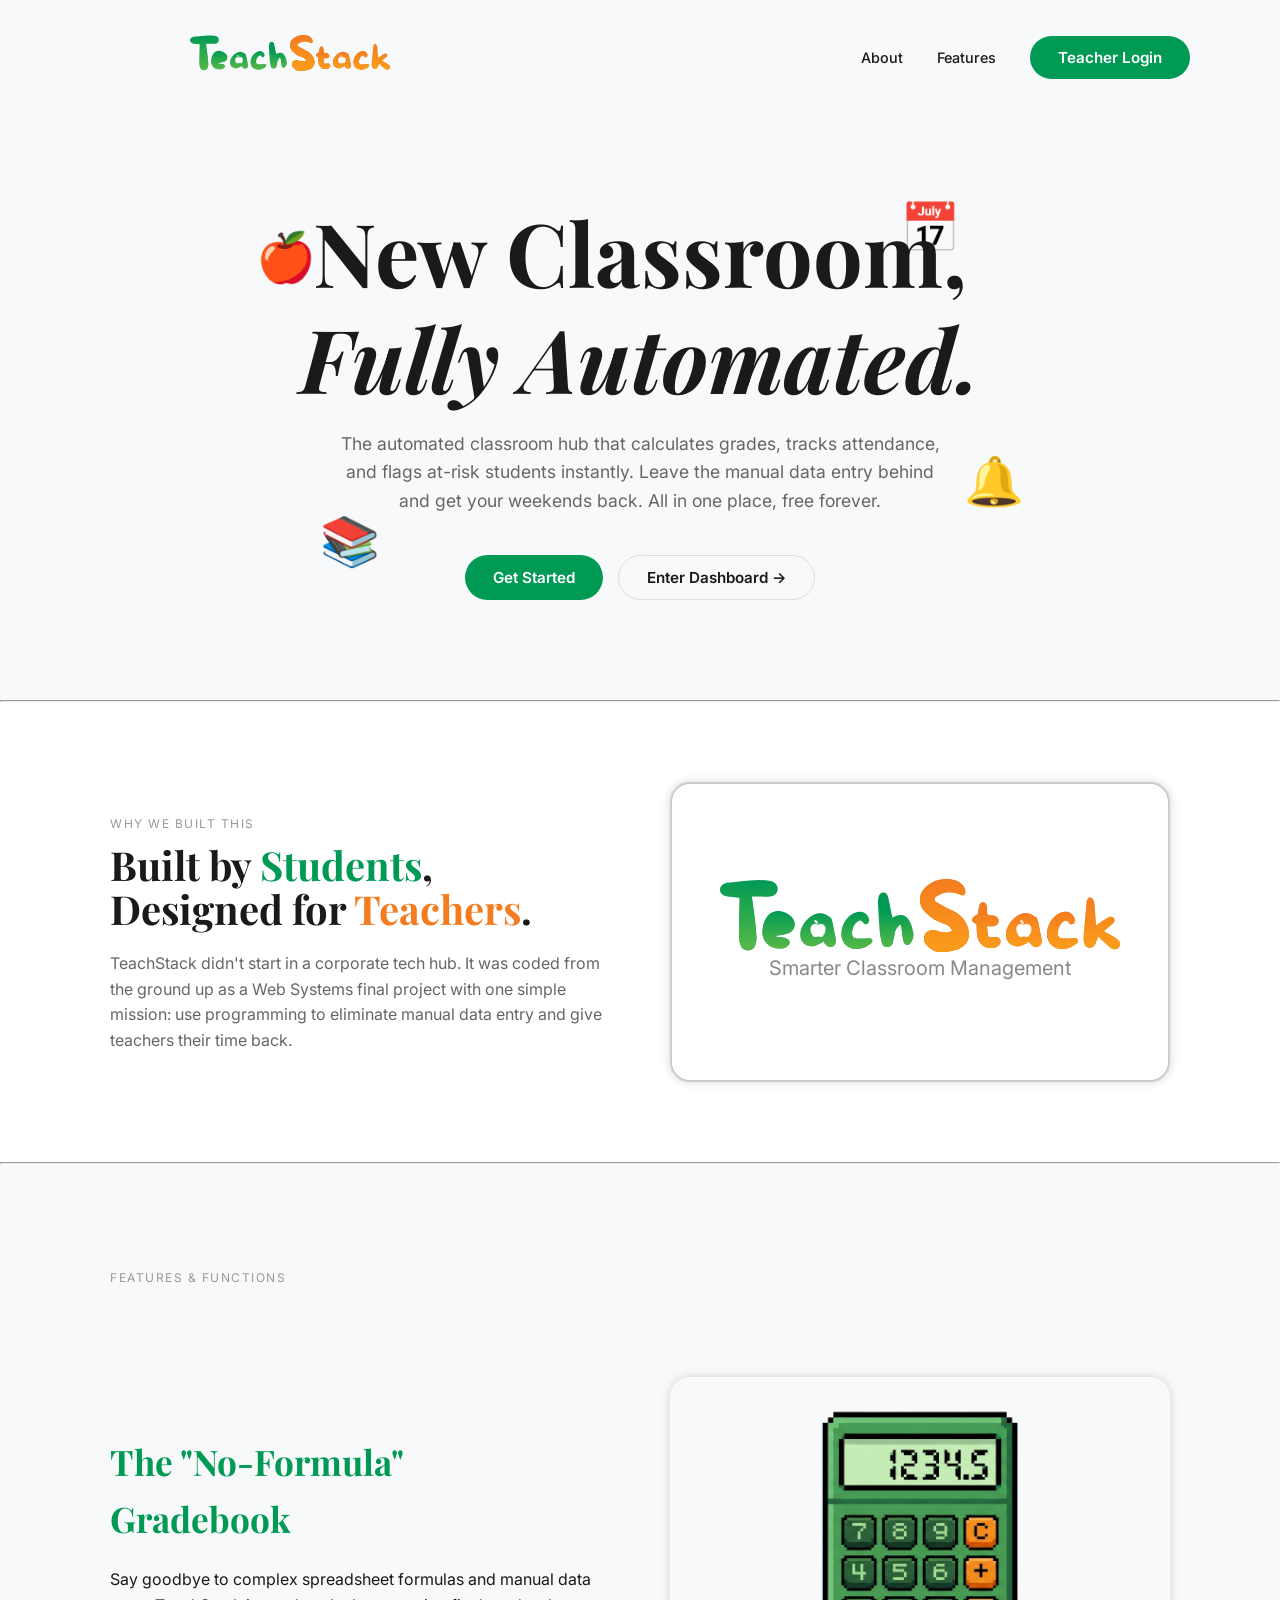
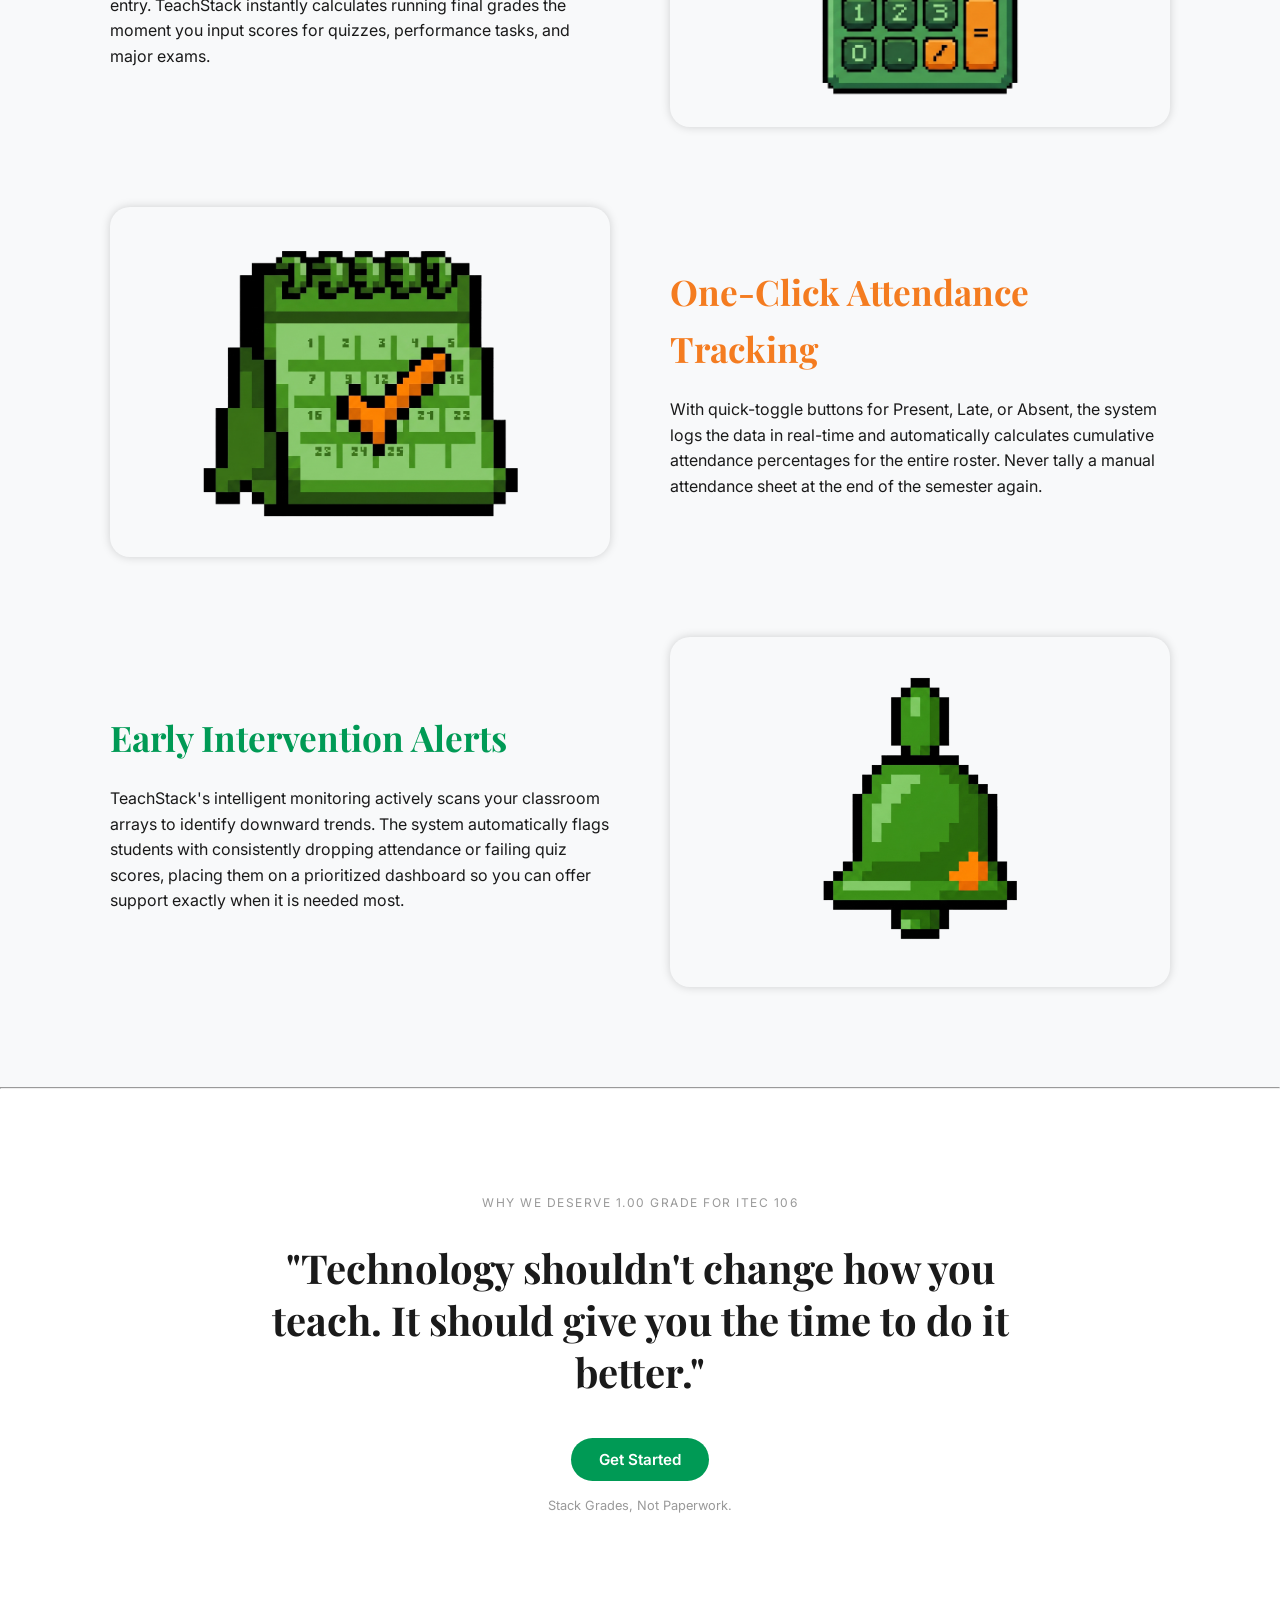
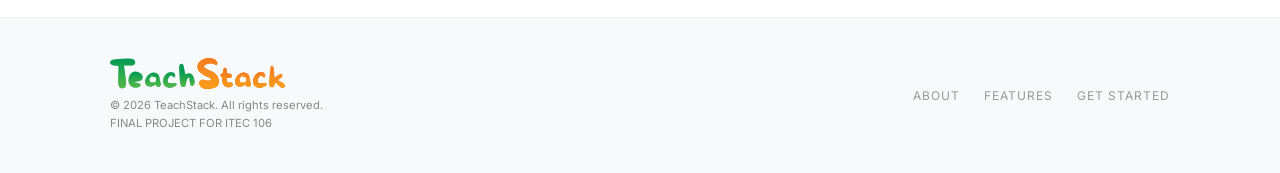
<file: LANDING_PAGE.html>
<!DOCTYPE html>
<html lang="en">
<head>
    <meta charset="UTF-8">
    <meta name="viewport" content="width=device-width, initial-scale=1.0">
    <title>TeachStack</title>
    <link rel="stylesheet" href="style.css">
    <!-- Google Fonts -->
    <link rel="icon" type="image/png" href="Pixel-Art-Apple-5.png">
    <link rel="preconnect" href="https://fonts.googleapis.com">
    <link rel="preconnect" href="https://fonts.gstatic.com" crossorigin>
    <link href="https://fonts.googleapis.com/css2?family=Inter:wght@400;500;600;700&family=Playfair+Display:ital,wght@0,600;0,700;1,600;1,700&display=swap" rel="stylesheet">
</head>
<body>

    <!-- Navigation -->
    <header>
        <div class="nav-container">
            <div class="logo">
                <a href="LANDING_PAGE.html"><img src="TeachStack.svg" alt=""></a>
            </div>
            <nav>
                <a href="#about">About</a>
                <a href="#features">Features</a>
                <button class="btn btn-primary nav-login-btn" onclick="openModal('login')">Teacher Login</button>
            </nav>
        </div>
    </header>

    <!-- Hero Section -->
    <section class="hero fade-in-section">
        <div class="hero-content">
            <div class="floating-icons">
                <div class="icon icon-1">🍎</div>
                <div class="icon icon-2">📅</div>
                <div class="icon icon-3">📚</div>
                <div class="icon icon-4">🔔</div>
            </div>
            <h1>New Classroom,<br><em>Fully Automated.</em></h1>
            <p>The automated classroom hub that calculates grades, tracks attendance, and flags at-risk students instantly. Leave the manual data entry behind and get your weekends back. All in one place, free forever.</p>
            <div class="hero-buttons">
                <button class="btn btn-primary" onclick="openModal('signup')">Get Started</button>
                <button class="btn btn-outline" onclick="openModal('login')">Enter Dashboard &rarr;</button>
            </div>
        </div>
    </section>

    <!-- Why We Built This Section -->
    <hr>
    <section id="about" class="about-section fade-in-section">
        <div class="container layout-grid">
            <div class="about-text">
                <span class="section-label">WHY WE BUILT THIS</span>
                <h2>Built by <span class="text-green">Students</span>,<br>Designed for <span class="text-orange">Teachers</span>.</h2>
                <p style="color: #666666;">TeachStack didn't start in a corporate tech hub. It was coded from the ground up as a Web Systems final project with one simple mission: use programming to eliminate manual data entry and give teachers their time back.</p>
            </div>
            <div class="about-image placeholder-box">
                <img src="TeachStack.svg" alt="" class="LogoAbout">
                <p style="font-size: 20px;">Smarter Classroom Management</p>
            </div>
        </div>
    </section>
    <hr>

    <!-- Features Section -->
    <section id="features" class="features-section">
        <div class="container">
            <span class="section-label text-center">FEATURES & FUNCTIONS</span>
            
            <!-- Feature 1 -->
            <div class="feature-row fade-in-section">
                <div class="feature-text">
                    <h3 class="text-green">The "No-Formula"<br>Gradebook</h3>
                    <p>Say goodbye to complex spreadsheet formulas and manual data entry. TeachStack instantly calculates running final grades the moment you input scores for quizzes, performance tasks, and major exams.</p>
                </div>
                <div class="feature-image placeholder-box pixel-art">
                    <img src="calc.png" alt="" class="calc_featimg">
                </div>
            </div>

            <!-- Feature 2 -->
            <div class="feature-row reverse fade-in-section">
                <div class="feature-text">
                    <h3 class="text-orange">One-Click Attendance<br>Tracking</h3>
                    <p>With quick-toggle buttons for Present, Late, or Absent, the system logs the data in real-time and automatically calculates cumulative attendance percentages for the entire roster. Never tally a manual attendance sheet at the end of the semester again.</p>
                </div>
                <div class="feature-image placeholder-box pixel-art">
                    <img src="calendar.png" alt="" class="calendar_featimg">
                </div>
            </div>

            <!-- Feature 3 -->
            <div class="feature-row fade-in-section">
                <div class="feature-text">
                    <h3 class="text-green">Early Intervention Alerts</h3>
                    <p>TeachStack's intelligent monitoring actively scans your classroom arrays to identify downward trends. The system automatically flags students with consistently dropping attendance or failing quiz scores, placing them on a prioritized dashboard so you can offer support exactly when it is needed most.</p>
                </div>
                <div class="feature-image placeholder-box pixel-art">
                    <img src="bell.png" alt="" class="bell_featimg">
                </div>
            </div>
        </div>
    </section>
    <hr>

    <!-- Quote Section -->
    <section class="quote-section fade-in-section">
        <span class="section-label">WHY WE DESERVE 1.00 GRADE FOR ITEC 106</span>
        <h2>"Technology shouldn't change how you teach. It should give you the time to do it better."</h2>
        <button class="btn btn-primary" onclick="openModal('signup')">Get Started</button>
        <p class="subtext">Stack Grades, Not Paperwork.</p>
    </section>

    <!-- Footer -->
    <footer>
        <div class="container footer-content">
            <div class="footer-logo">
                <img src="TeachStack.svg" alt="" class="footer_logo">
                <p style="font-size: 0.7rem; color: #888;">© 2026 TeachStack. All rights reserved.<br>FINAL PROJECT FOR ITEC 106</p>
            </div>
            <div class="footer-links">
                <a href="#about">ABOUT</a>
                <a href="#features">FEATURES</a>
                <a href="#" onclick="openModal('signup')">GET STARTED</a>
            </div>
        </div>
    </footer>

    <!-- Auth Modal (Login / Signup Sliding UI) -->
    <div id="authModal" class="modal-overlay">
        <div class="modal-container" id="modalContainer">
            
            <!-- Sign Up Form (Left side underneath, moves right) -->
            <div class="form-container sign-up-container">
                <form id="signupForm" action="#">
                    <div class="modal-logo">
                        <img src="TeachStack.svg" alt="">
                    </div>
                    <h2 class="text-green form-title">SIGN UP TO TEACHSTACK</h2>
                    <fieldset>
                        <legend class="text-orange">USERNAME</legend>
                        <input id="signupUsername" type="text" placeholder="Username" autocomplete="username" />
                    </fieldset>
                    <fieldset>
                        <legend class="text-orange">EMAIL</legend>
                        <input id="signupEmail" type="email" placeholder="@example.com" autocomplete="email" />
                    </fieldset>
                    <fieldset>
                        <legend class="text-orange">PASSWORD</legend>
                        <input id="signupPassword" type="password" placeholder="must be 8 above characters" autocomplete="new-password" />
                    </fieldset>
                    <button class="btn btn-primary form-btn" type="submit">SIGN UP</button>
                    <p class="auth-message" id="signupMessage"></p>
                </form>
            </div>

            <!-- Sign In Form (Left side by default) -->
            <div class="form-container sign-in-container">
                <form id="loginForm" action="#">
                    <div class="modal-logo">
                        <img src="TeachStack.svg" alt="">
                    </div>
                    <h2 class="text-green form-title">SIGN IN TO TEACHSTACK</h2>
                    <fieldset>
                        <legend class="text-orange">USERNAME</legend>
                        <input id="loginUsername" type="text" autocomplete="username" />
                    </fieldset>
                    <fieldset>
                        <legend class="text-orange">PASSWORD</legend>
                        <input id="loginPassword" type="password" autocomplete="current-password" />
                    </fieldset>
                    <a href="#" class="forgot-password text-orange">Forgot your password?</a>
                    <button class="btn btn-primary form-btn" type="submit">SIGN IN</button>
                    <p class="auth-message" id="loginMessage"></p>
                </form>
            </div>

            <!-- Overlay Container (Slides Left/Right) -->
            <div class="overlay-container">
                <div class="overlay">
                    <!-- Overlay Left (Orange side) -->
                    <div class="overlay-panel overlay-left">
                        <h2>JOIN TEACHSTACK<br>TODAY!</h2>
                        <p>Create an account to start building your digital classroom, managing modules, and tracking student progress.</p>
                        <p class="small-text">Already have an account?</p>
                        <button class="btn btn-white ghost" id="signInBtn" style="color: #F47C20;">LOG IN</button>
                    </div>
                    <!-- Overlay Right (Green side) -->
                    <div class="overlay-panel overlay-right">
                        <!-- Close button inside overlay -->
                        <span class="close-modal" onclick="closeModal()">&times;</span>
                        <h2>WELCOME!</h2>
                        <p>Please enter your credentials to access your dashboard and manage your classes.</p>
                        <p class="small-text">Doesn't have an account yet?</p>
                        <button class="btn btn-white ghost text-orange" id="signUpBtn" style="color: #009A55;">SIGN UP</button>
                    </div>
                </div>
            </div>
        </div>
    </div>

    <script src="script.js"></script>
</body>
</html>
</file>
<file: style.css>
:root {
    --green: #009A55;
    --orange: #F47C20;
    --bg-light: #F8F9FA;
    --text-dark: #1A1A1A;
    --text-light: #666666;
    --font-sans: 'Inter', sans-serif;
    --font-serif: 'Playfair Display', serif;
}

* {
    margin: 0;
    padding: 0;
    box-sizing: border-box;
}

body {
    font-family: var(--font-sans);
    color: var(--text-dark);
    background-color: var(--bg-light);
    line-height: 1.6;
    overflow-x: hidden;
}

html {
    scroll-behavior: smooth;
}

/* Typography & Utilities */
.text-green { color: var(--green); }
.text-orange { color: var(--orange); }
.text-center { text-align: center; display: block; margin: 0 auto; }

h1, h2, h3 {
    font-family: var(--font-serif);
    color: var(--text-dark);
}

.section-label {
    font-size: 0.75rem;
    text-transform: uppercase;
    letter-spacing: 1.5px;
    color: #999;
    margin-bottom: 10px;
    display: inline-block;
}

.container {
    max-width: 1100px;
    margin: 0 auto;
    padding: 0 20px;
}

/* Buttons */
.btn {
    padding: 12px 28px;
    border-radius: 50px;
    font-family: var(--font-sans);
    font-weight: 600;
    font-size: 0.95rem;
    cursor: pointer;
    transition: all 0.3s ease;
    border: none;
}

.btn-primary {
    background-color: var(--green);
    color: white;
}

.btn-primary:hover {
    background-color: #008247;
    transform: translateY(-2px);
    box-shadow: 0 4px 12px rgba(0, 154, 85, 0.3);
}

.btn-outline {
    background-color: transparent;
    color: var(--text-dark);
    border: 1px solid #ddd;
}

.btn-outline:hover {
    border-color: var(--text-dark);
}

.btn-white {
    background-color: white;
}

.btn-white:hover {
    transform: scale(1.05);
}

/* Navigation */
header {
    padding: 20px 20px 20px 20px;
    position: sticky;
    top: 0;
    background-color: rgba(248, 249, 250, 0.95);
    backdrop-filter: blur(10px);
    z-index: 100;
    border-radius: 100px;
    
}

.nav-container {
    max-width: 1200px;
    margin: 0 auto;
    padding: 0 50px;
    display: flex;
    justify-content: space-between;
    align-items: center;
    margin-top: 15px;
}

.logo {
    width: 200px;
    height: auto;
    position: relative;
    margin-left: 100px;
}

nav a {
    text-decoration: none;
    color: var(--text-dark);
    margin-right: 30px;
    font-size: 0.9rem;
    font-weight: 500;
    transition: color 0.2s;
}

nav a:hover {
    color: var(--green);
}

/* Hero Section */
.hero {
    text-align: center;
    padding: 100px 20px;
    position: relative;
}

.hero h1 {
    font-size: 5.5rem;
    line-height: 1.2;
    margin-bottom: 20px;
}

.hero p {
    max-width: 600px;
    margin: 0 auto 40px;
    color: var(--text-light);
    font-size: 1.1rem;
}

.hero-buttons {
    display: flex;
    justify-content: center;
    gap: 15px;
}

.floating-icons {
    position: absolute;
    width: 100%;
    height: 100%;
    top: 0; left: 0;
    pointer-events: none;
    z-index: -1;
}

.icon {
    position: absolute;
    font-size: 3rem;
    animation: float 6s ease-in-out infinite;
}

.icon-1 { top: 20%; left: 20%; animation-delay: 0s; }
.icon-2 { top: 15%; right: 25%; animation-delay: 1s; }
.icon-3 { bottom: 20%; left: 25%; animation-delay: 2s; }
.icon-4 { bottom: 30%; right: 20%; animation-delay: 3s; }

@keyframes float {
    0% { transform: translateY(0px) rotate(0deg); }
    50% { transform: translateY(-20px) rotate(10deg); }
    100% { transform: translateY(0px) rotate(0deg); }
}

/* About Section */
.about-section {
    padding: 80px 0;
    background-color: white;
}

.layout-grid {
    display: grid;
    grid-template-columns: 1fr 1fr;
    gap: 60px;
    align-items: center;
}

.about-text h2 {
    font-size: 2.5rem;
    line-height: 1.1;
    margin-bottom: 20px;
}

.placeholder-box {
    background-color: #ffffff;
    border-radius: 20px;
    display: flex;
    flex-direction: column;
    justify-content: center;
    align-items: center;
    min-height: 300px;
    border: 2px solid #ccc;
    color: #888;
    box-shadow: 0 0px 10px rgba(0, 0, 0, 0.169);
    
}

.LogoAbout {
    width: 400px;
}

/* Features Section */
.features-section {
    padding: 100px 0;
}

.feature-row {
    display: flex;
    align-items: center;
    justify-content: space-between;
    margin-top: 80px;
    gap: 60px;
}

.feature-row.reverse {
    flex-direction: row-reverse;
}

.feature-text {
    flex: 1;
}

.feature-text h3 {
    font-size: 2.2rem;
    margin-bottom: 20px;
}

.feature-image {
    flex: 1;
    height: 350px;
}

.pixel-art {
    background-color: transparent;
    border: none;
    font-size: 1.2rem;
}

.calc_featimg {
    width: 130%;
}

.calendar_featimg {
    width: 75%;
}

.bell_featimg {
    width: 60%;
}

/* Quote Section */
.quote-section {
    text-align: center;
    padding: 100px 20px;
    background-color: white;
}

.quote-section h2 {
    font-size: 2.5rem;
    max-width: 800px;
    margin: 20px auto 40px;
    line-height: 1.3;
}

.quote-section .subtext {
    margin-top: 15px;
    font-size: 0.8rem;
    color: #999;
}

/* Footer */
footer {
    padding: 40px 0;
    border-top: 1px solid #eee;
}

.footer-content {
    display: flex;
    justify-content: space-between;
    align-items: center;
}

.footer-links a {
    font-size: 0.75rem;
    color: #999;
    text-decoration: none;
    margin-left: 20px;
    letter-spacing: 1px;
}

.footer_logo {
    width: 175px;
}

/* ------------------------------------------------ */
/* AUTH MODAL & SLIDING LOGIC                       */
/* ------------------------------------------------ */

.modal-overlay {
    position: fixed;
    top: 0; left: 0; right: 0; bottom: 0;
    background-color: rgba(0, 0, 0, 0.6);
    display: flex;
    justify-content: center;
    align-items: center;
    z-index: 1000;
    opacity: 0;
    visibility: hidden;
    transition: opacity 0.3s ease;
}

.modal-overlay.active {
    opacity: 1;
    visibility: visible;
}

.modal-container {
    background-color: #fff;
    border-radius: 20px;
    box-shadow: 0 14px 28px rgba(0,0,0,0.25), 0 10px 10px rgba(0,0,0,0.22);
    position: relative;
    overflow: hidden;
    width: 900px;
    max-width: 100%;
    min-height: 550px;
    transform: scale(0.9);
    transition: transform 0.3s ease;
}

.modal-overlay.active .modal-container {
    transform: scale(1);
}

.form-container {
    position: absolute;
    top: 0;
    height: 100%;
    transition: all 0.6s ease-in-out;
}

.sign-in-container {
    left: 0;
    width: 50%;
    z-index: 2;
}

.sign-up-container {
    left: 0;
    width: 50%;
    opacity: 0;
    z-index: 1;
}

/* Slide Logic */
.modal-container.right-panel-active .sign-in-container {
    transform: translateX(100%);
}

.modal-container.right-panel-active .sign-up-container {
    transform: translateX(100%);
    opacity: 1;
    z-index: 5;
    animation: show 0.6s;
}

@keyframes show {
    0%, 49.99% { opacity: 0; z-index: 1; }
    50%, 100% { opacity: 1; z-index: 5; }
}

/* Form Styles */
form {
    background-color: #FFFFFF;
    display: flex;
    align-items: center;
    justify-content: center;
    flex-direction: column;
    padding: 0 50px;
    height: 100%;
    text-align: center;
}

.modal-logo {
    width: 250px;
    margin-bottom: 20px;
}

.form-title {
    font-family: inter;
    margin-top: -20px;
    font-size: 1.2rem;
    font-weight: 700;
    margin-bottom: 30px;
    letter-spacing: 0.5px;
}

fieldset {
    border: 1px solid #ccc;
    border-radius: 10px;
    padding: 0 15px;
    margin-bottom: 15px;
    width: 100%;
    text-align: left;
}

legend {
    font-size: 0.8rem;
    font-weight: 700;
    padding: 0 5px;
}

input {
    border: none;
    outline: none;
    width: 100%;
    padding: 10px 0;
    font-family: var(--font-sans);
    font-size: 1rem;
}

.auth-message {
    min-height: 22px;
    margin-top: 12px;
    font-size: 0.9rem;
    color: #F47C20;
}

.forgot-password {
    color: #FFa580;
    font-size: 0.85rem;
    text-decoration: none;
    margin: 5px 0 20px;
}

.form-btn {
    width: 120px;
    margin-top: 10px;
    color: #ffffff;
}

/* Overlay Container */
.overlay-container {
    position: absolute;
    top: 0;
    left: 50%;
    width: 50%;
    height: 100%;
    overflow: hidden;
    transition: transform 0.6s ease-in-out;
    z-index: 100;
}

.modal-container.right-panel-active .overlay-container {
    transform: translateX(-100%);
}

.overlay {
    background: var(--green);
    background: linear-gradient(to right, var(--orange) 50%, var(--green) 50%);
    background-size: 200% 100%;
    color: #FFFFFF;
    position: relative;
    left: -100%;
    height: 100%;
    width: 200%;
    transform: translateX(0);
    transition: transform 0.6s ease-in-out;
}

.modal-container.right-panel-active .overlay {
    transform: translateX(50%);
}

.overlay-panel {
    position: absolute;
    display: flex;
    align-items: center;
    justify-content: center;
    flex-direction: column;
    padding: 0 40px;
    text-align: center;
    top: 0;
    height: 100%;
    width: 50%;
    transform: translateX(0);
    transition: transform 0.6s ease-in-out;
}

.overlay-panel h2 {
    color: white;
    font-family: var(--font-sans);
    font-size: 2.5rem;
    font-weight: 700;
    margin-bottom: 20px;
    line-height: 1.1;
}

.overlay-panel p {
    font-size: 1rem;
    font-weight: 400;
    margin-bottom: 30px;
}

.small-text {
    font-size: 0.85rem !important;
    margin-bottom: 15px !important;
}

.overlay-left {
    transform: translateX(-20%);
}

.modal-container.right-panel-active .overlay-left {
    transform: translateX(0);
}

.overlay-right {
    right: 0;
    background-color: var(--green);
    transform: translateX(0);
}

.modal-container.right-panel-active .overlay-right {
    transform: translateX(20%);
}

.close-modal {
    position: absolute;
    top: 20px;
    right: 30px;
    font-size: 2rem;
    cursor: pointer;
    color: white;
}

/* Scroll Animation Classes */
.fade-in-section {
    opacity: 0;
    transform: translateY(30px);
    transition: opacity 0.8s ease-out, transform 0.8s ease-out;
    will-change: opacity, visibility;
}

.fade-in-section.is-visible {
    opacity: 1;
    transform: none;
}
</file>
